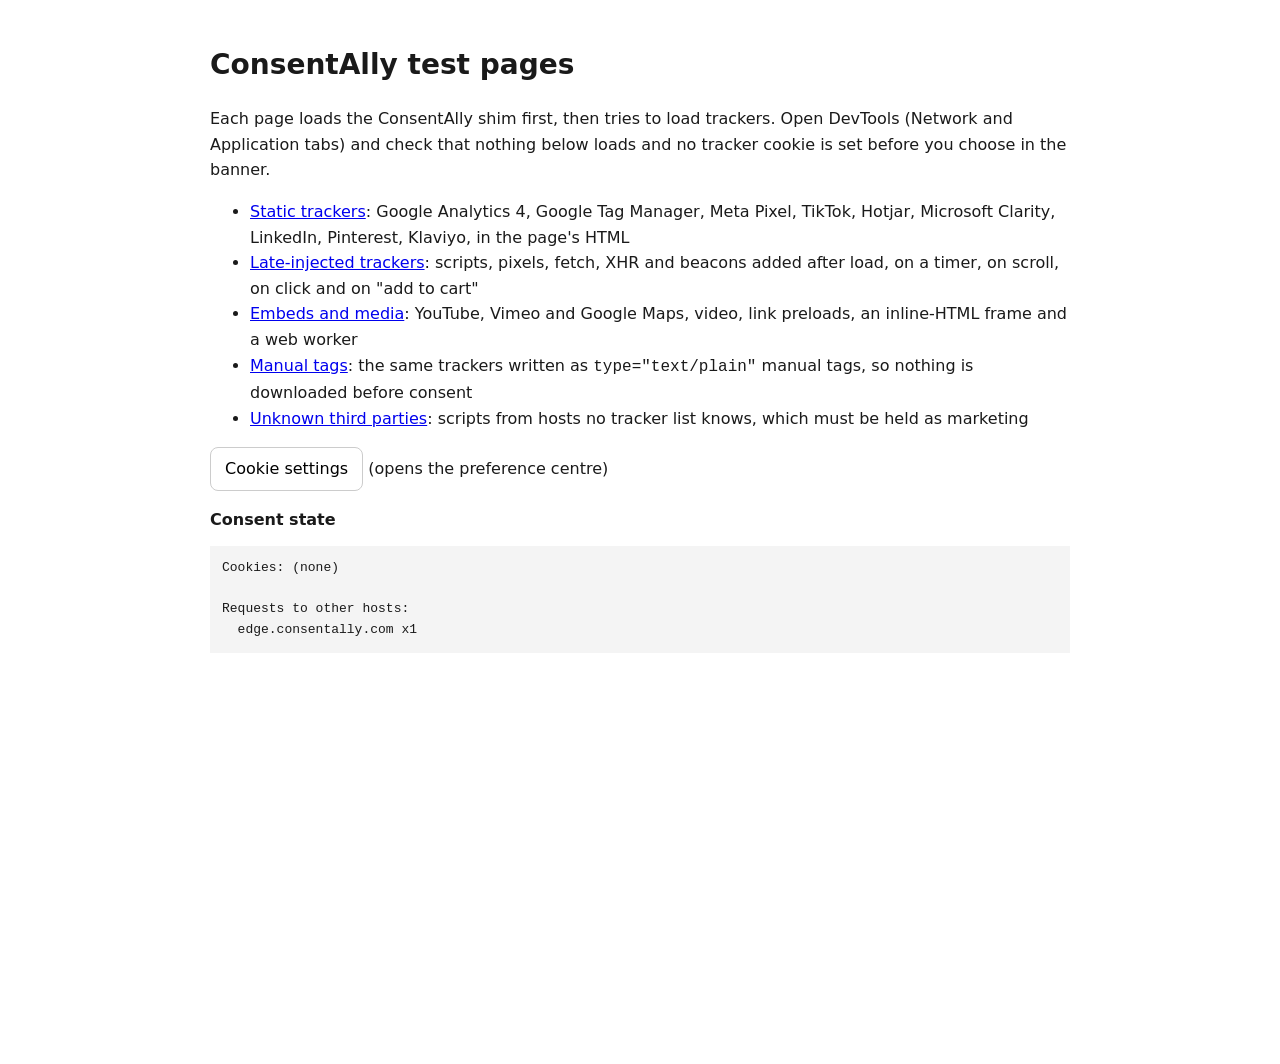
<file: consentally/index.html>
<!doctype html>
<html lang="en">
<head>
  <meta charset="utf-8">
  <meta name="viewport" content="width=device-width, initial-scale=1">
  <title>ConsentAlly test pages</title>
  <script src="https://edge.consentally.com/31ba747d06d142ac.js" data-ca-key="7varnw7b72smpnm2" crossorigin="anonymous"></script>
  <link rel="stylesheet" href="test.css">
</head>
<body>
  <h1>ConsentAlly test pages</h1>
  <p>Each page loads the ConsentAlly shim first, then tries to load trackers. Open DevTools (Network and Application tabs) and check that nothing below loads and no tracker cookie is set before you choose in the banner.</p>
  <ul>
    <li><a href="/ca-trackers.html">Static trackers</a>: Google Analytics 4, Google Tag Manager, Meta Pixel, TikTok, Hotjar, Microsoft Clarity, LinkedIn, Pinterest, Klaviyo, in the page's HTML</li>
    <li><a href="/ca-late.html">Late-injected trackers</a>: scripts, pixels, fetch, XHR and beacons added after load, on a timer, on scroll, on click and on "add to cart"</li>
    <li><a href="/ca-embeds.html">Embeds and media</a>: YouTube, Vimeo and Google Maps, video, link preloads, an inline-HTML frame and a web worker</li>
    <li><a href="/ca-manual.html">Manual tags</a>: the same trackers written as <code>type="text/plain"</code> manual tags, so nothing is downloaded before consent</li>
    <li><a href="/ca-unknown.html">Unknown third parties</a>: scripts from hosts no tracker list knows, which must be held as marketing</li>
  </ul>
  <p><button type="button" data-ca-open>Cookie settings</button> (opens the preference centre)</p>
  <p class="log-title">Consent state</p>
  <pre id="state">waiting for the widget</pre>
  <script src="test.js"></script>
</body>
</html>
</file>
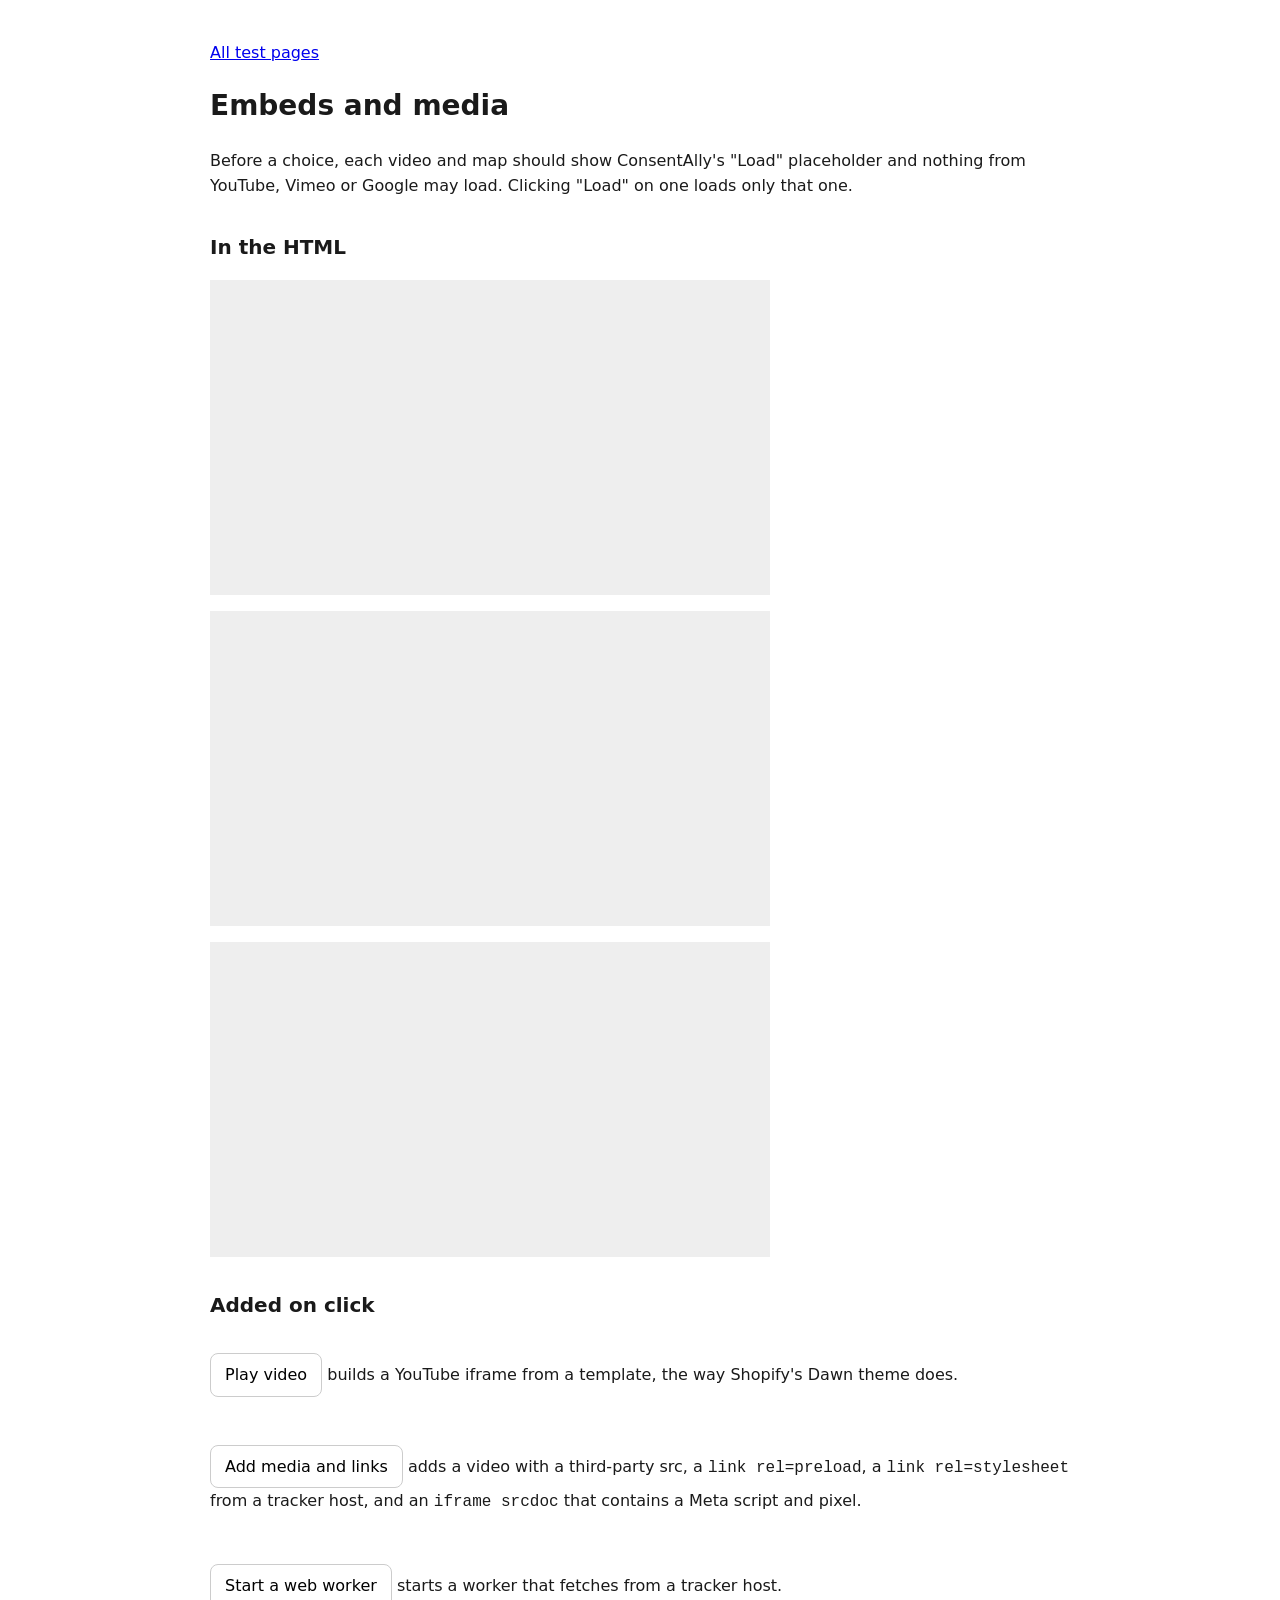
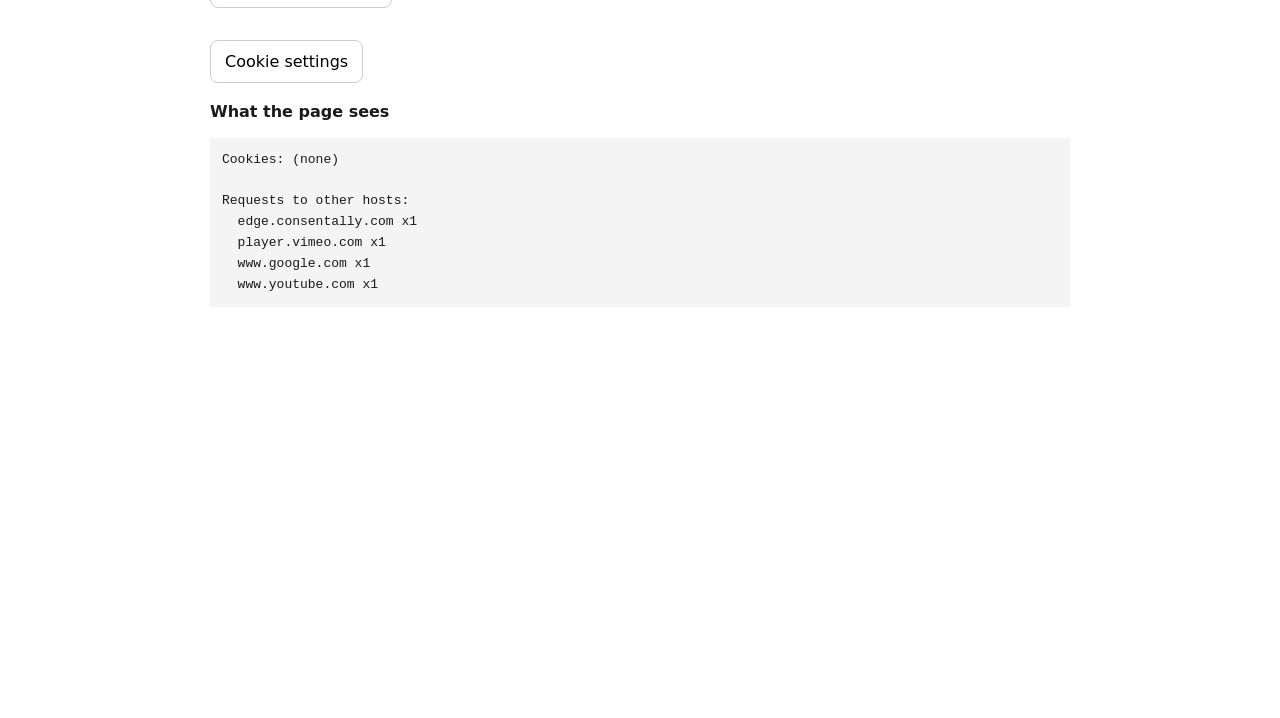
<file: ca-embeds.html>
<!doctype html>
<html lang="en">
<head>
  <meta charset="utf-8">
  <meta name="viewport" content="width=device-width, initial-scale=1">
  <title>Embeds and media - ConsentAlly test</title>
  <script src="https://edge.consentally.com/31ba747d06d142ac.js" data-ca-key="7varnw7b72smpnm2" crossorigin="anonymous"></script>
  <link rel="stylesheet" href="/consentally/test.css">
</head>
<body>
  <p><a href="/consentally/">All test pages</a></p>
  <h1>Embeds and media</h1>
  <p>Before a choice, each video and map should show ConsentAlly's "Load" placeholder and nothing from YouTube, Vimeo or Google may load. Clicking "Load" on one loads only that one.</p>

  <h2>In the HTML</h2>
  <div class="frames">
    <iframe src="https://www.youtube.com/embed/aqz-KE-bpKQ" title="YouTube test video" allowfullscreen></iframe>
    <iframe src="https://player.vimeo.com/video/76979871" title="Vimeo test video" allowfullscreen></iframe>
    <iframe src="https://www.google.com/maps/embed?pb=!1m18!1m12!1m3!1d2176.1!2d24.1052!3d56.9496!2m3!1f0!2f0!3f0!3m2!1i1024!2i768!4f13.1!3m3!1m2!1s0x0%3A0x0!2zNTbCsDU2JzU4LjYiTiAyNMKwMDYnMTguNyJF!5e0!3m2!1sen!2slv!4v1700000000000" title="Google Maps test map"></iframe>
  </div>

  <h2>Added on click</h2>
  <div class="frames">
    <p><button type="button" id="play">Play video</button> builds a YouTube iframe from a template, the way Shopify's Dawn theme does.</p>
    <p><button type="button" id="media">Add media and links</button> adds a video with a third-party src, a <code>link rel=preload</code>, a <code>link rel=stylesheet</code> from a tracker host, and an <code>iframe srcdoc</code> that contains a Meta script and pixel.</p>
    <p><button type="button" id="worker">Start a web worker</button> starts a worker that fetches from a tracker host.</p>
  </div>
  <div id="slot" class="frames"></div>

  <template id="yt-template">
    <iframe src="https://www.youtube.com/embed/aqz-KE-bpKQ?autoplay=1" title="YouTube video added on click" allowfullscreen></iframe>
  </template>

  <p><button type="button" data-ca-open>Cookie settings</button></p>
  <p class="log-title">What the page sees</p>
  <pre id="state">waiting</pre>

  <script>
    var slot = document.getElementById("slot");
    document.getElementById("play").addEventListener("click", function () {
      slot.appendChild(document.getElementById("yt-template").content.cloneNode(true));
    });
    document.getElementById("media").addEventListener("click", function () {
      var v = document.createElement("video");
      v.controls = true;
      v.src = "https://test-videos.co.uk/vids/bigbuckbunny/mp4/h264/360/Big_Buck_Bunny_360_10s_1MB.mp4";
      slot.appendChild(v);

      var pre = document.createElement("link");
      pre.rel = "preload";
      pre.as = "script";
      pre.href = "https://connect.facebook.net/en_US/fbevents.js";
      document.head.appendChild(pre);

      var css = document.createElement("link");
      css.rel = "stylesheet";
      css.href = "https://static.hotjar.com/c/hotjar-1000003.css";
      document.head.appendChild(css);

      var f = document.createElement("iframe");
      f.title = "Inline HTML frame";
      f.srcdoc = '<script src="https://connect.facebook.net/en_US/fbevents.js"><\/script><img src="https://www.facebook.com/tr?id=000000000000001&ev=Srcdoc" width="1" height="1" alt="">';
      slot.appendChild(f);
    });
    document.getElementById("worker").addEventListener("click", function () {
      var code = 'fetch("https://www.google-analytics.com/g/collect?v=2&tid=G-TEST000001&en=worker", {mode: "no-cors"}).catch(function(){});';
      new Worker(URL.createObjectURL(new Blob([code], { type: "text/javascript" })));
    });
  </script>
  <script src="/consentally/test.js"></script>
</body>
</html>
</file>
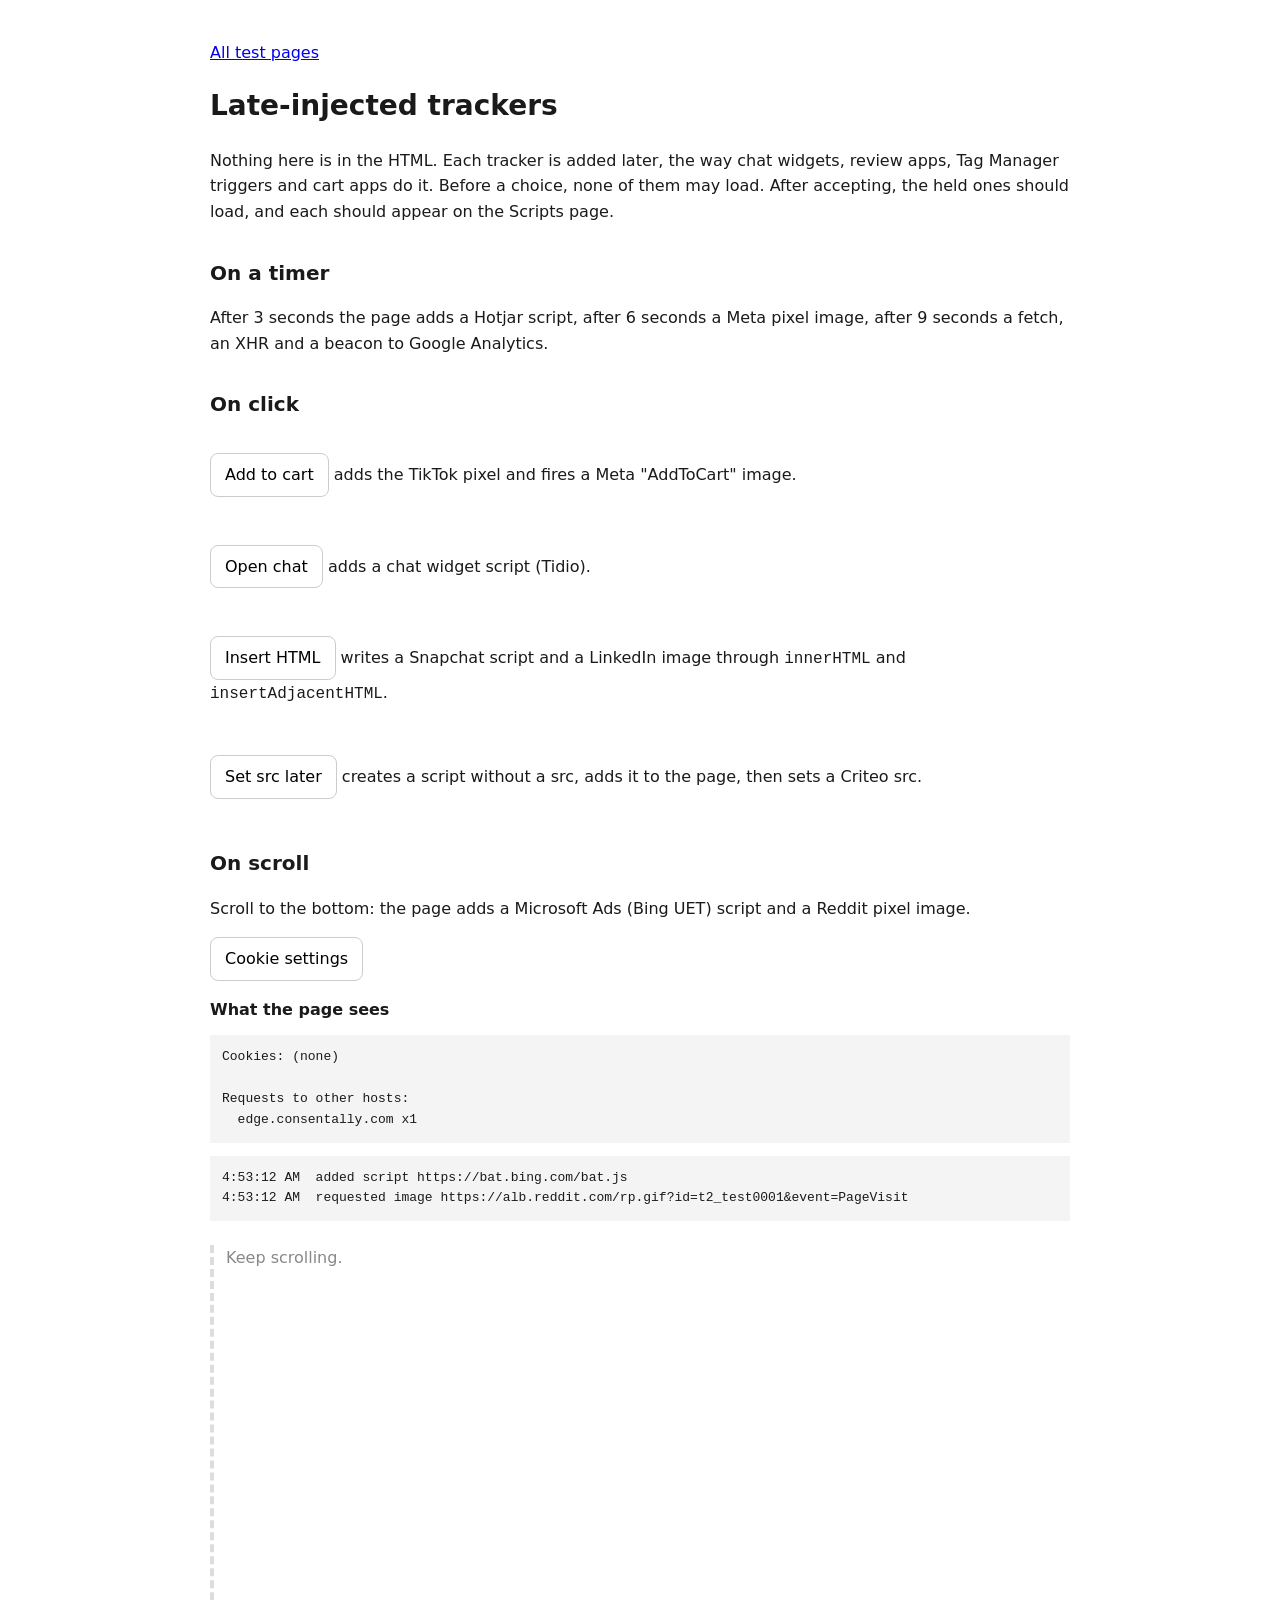
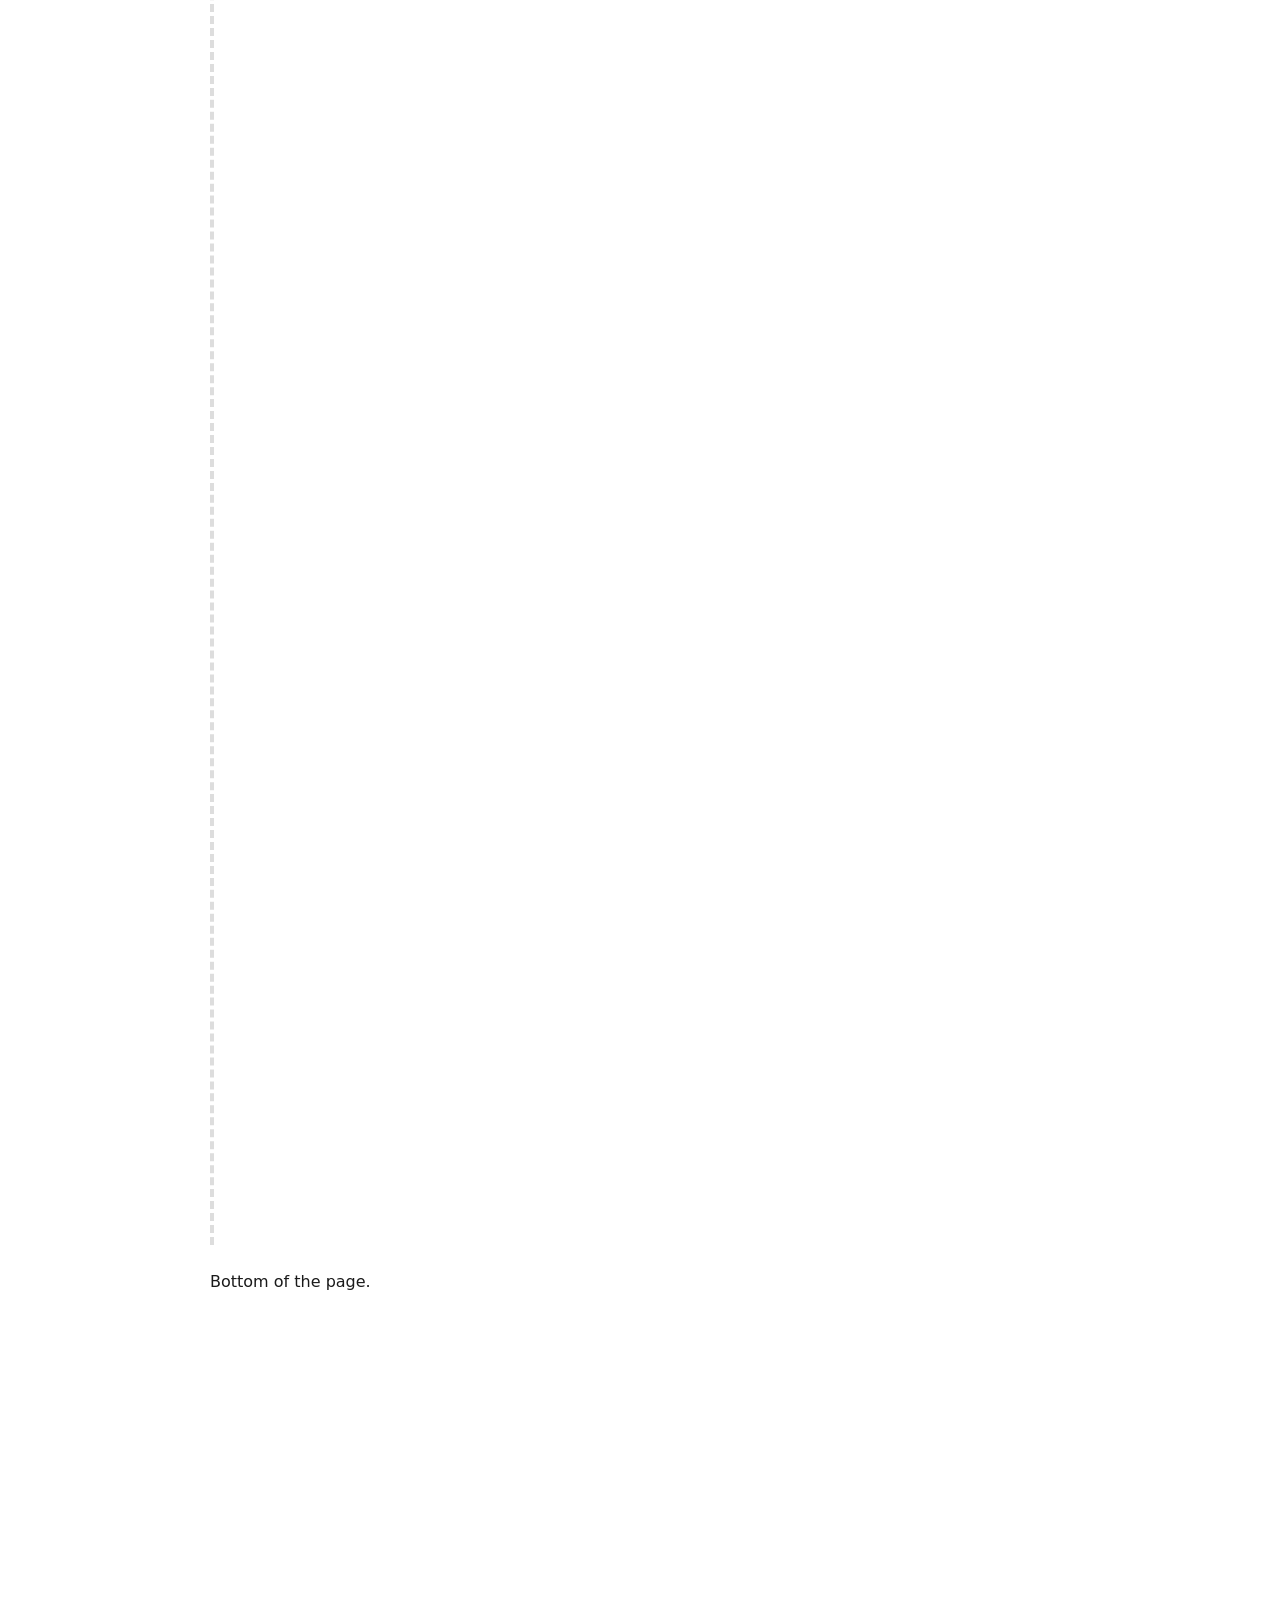
<file: ca-late.html>
<!doctype html>
<html lang="en">
<head>
  <meta charset="utf-8">
  <meta name="viewport" content="width=device-width, initial-scale=1">
  <title>Late-injected trackers - ConsentAlly test</title>
  <script src="https://edge.consentally.com/31ba747d06d142ac.js" data-ca-key="7varnw7b72smpnm2" crossorigin="anonymous"></script>
  <link rel="stylesheet" href="/consentally/test.css">
</head>
<body>
  <p><a href="/consentally/">All test pages</a></p>
  <h1>Late-injected trackers</h1>
  <p>Nothing here is in the HTML. Each tracker is added later, the way chat widgets, review apps, Tag Manager triggers and cart apps do it. Before a choice, none of them may load. After accepting, the held ones should load, and each should appear on the Scripts page.</p>

  <h2>On a timer</h2>
  <p>After 3 seconds the page adds a Hotjar script, after 6 seconds a Meta pixel image, after 9 seconds a fetch, an XHR and a beacon to Google Analytics.</p>

  <h2>On click</h2>
  <div class="frames">
    <p><button type="button" id="add-to-cart">Add to cart</button> adds the TikTok pixel and fires a Meta "AddToCart" image.</p>
    <p><button type="button" id="open-chat">Open chat</button> adds a chat widget script (Tidio).</p>
    <p><button type="button" id="html-sink">Insert HTML</button> writes a Snapchat script and a LinkedIn image through <code>innerHTML</code> and <code>insertAdjacentHTML</code>.</p>
    <p><button type="button" id="set-src">Set src later</button> creates a script without a src, adds it to the page, then sets a Criteo src.</p>
  </div>

  <h2>On scroll</h2>
  <p>Scroll to the bottom: the page adds a Microsoft Ads (Bing UET) script and a Reddit pixel image.</p>

  <p><button type="button" data-ca-open>Cookie settings</button></p>
  <p class="log-title">What the page sees</p>
  <pre id="state">waiting</pre>
  <pre id="events"></pre>
  <div class="spacer">Keep scrolling.</div>
  <p id="bottom">Bottom of the page.</p>

  <script>
    function log(msg) {
      var el = document.getElementById("events");
      el.textContent += new Date().toLocaleTimeString() + "  " + msg + "\n";
    }
    function addScript(src) {
      var s = document.createElement("script");
      s.async = true;
      s.src = src;
      document.head.appendChild(s);
      log("added script " + src);
    }
    function pixel(src) {
      var i = new Image();
      i.src = src;
      log("requested image " + src);
    }

    setTimeout(function () { addScript("https://static.hotjar.com/c/hotjar-1000002.js?sv=6"); }, 3000);
    setTimeout(function () { pixel("https://www.facebook.com/tr?id=000000000000001&ev=ViewContent"); }, 6000);
    setTimeout(function () {
      var u = "https://www.google-analytics.com/g/collect?v=2&tid=G-TEST000001&en=page_view";
      fetch(u, { mode: "no-cors" }).catch(function () {});
      var x = new XMLHttpRequest(); x.open("GET", u + "&src=xhr"); x.send();
      if (navigator.sendBeacon) navigator.sendBeacon(u + "&src=beacon");
      log("sent fetch, XHR and beacon to www.google-analytics.com");
    }, 9000);

    document.getElementById("add-to-cart").addEventListener("click", function () {
      addScript("https://analytics.tiktok.com/i18n/pixel/events.js?sdkid=TESTTIKTOK0002&lib=ttq");
      pixel("https://www.facebook.com/tr?id=000000000000001&ev=AddToCart");
    });
    document.getElementById("open-chat").addEventListener("click", function () {
      addScript("https://code.tidio.co/testtidiokey0000000000000000000.js");
    });
    document.getElementById("html-sink").addEventListener("click", function () {
      var box = document.createElement("div");
      document.body.appendChild(box);
      box.innerHTML = '<img src="https://px.ads.linkedin.com/collect/?pid=1000001&fmt=gif" width="1" height="1" alt="">';
      box.insertAdjacentHTML("beforeend", '<script src="https://sc-static.net/scevent.min.js"><\/script>');
      log("wrote a LinkedIn image and a Snapchat script as HTML");
    });
    document.getElementById("set-src").addEventListener("click", function () {
      var s = document.createElement("script");
      document.head.appendChild(s);
      s.src = "https://static.criteo.net/js/ld/publishertag.js";
      log("set src on an attached script: static.criteo.net");
    });

    var scrolled = false;
    window.addEventListener("scroll", function () {
      if (scrolled) return;
      if (window.innerHeight + window.scrollY >= document.body.scrollHeight - 50) {
        scrolled = true;
        addScript("https://bat.bing.com/bat.js");
        pixel("https://alb.reddit.com/rp.gif?id=t2_test0001&event=PageVisit");
      }
    });
  </script>
  <script src="/consentally/test.js"></script>
</body>
</html>
</file>
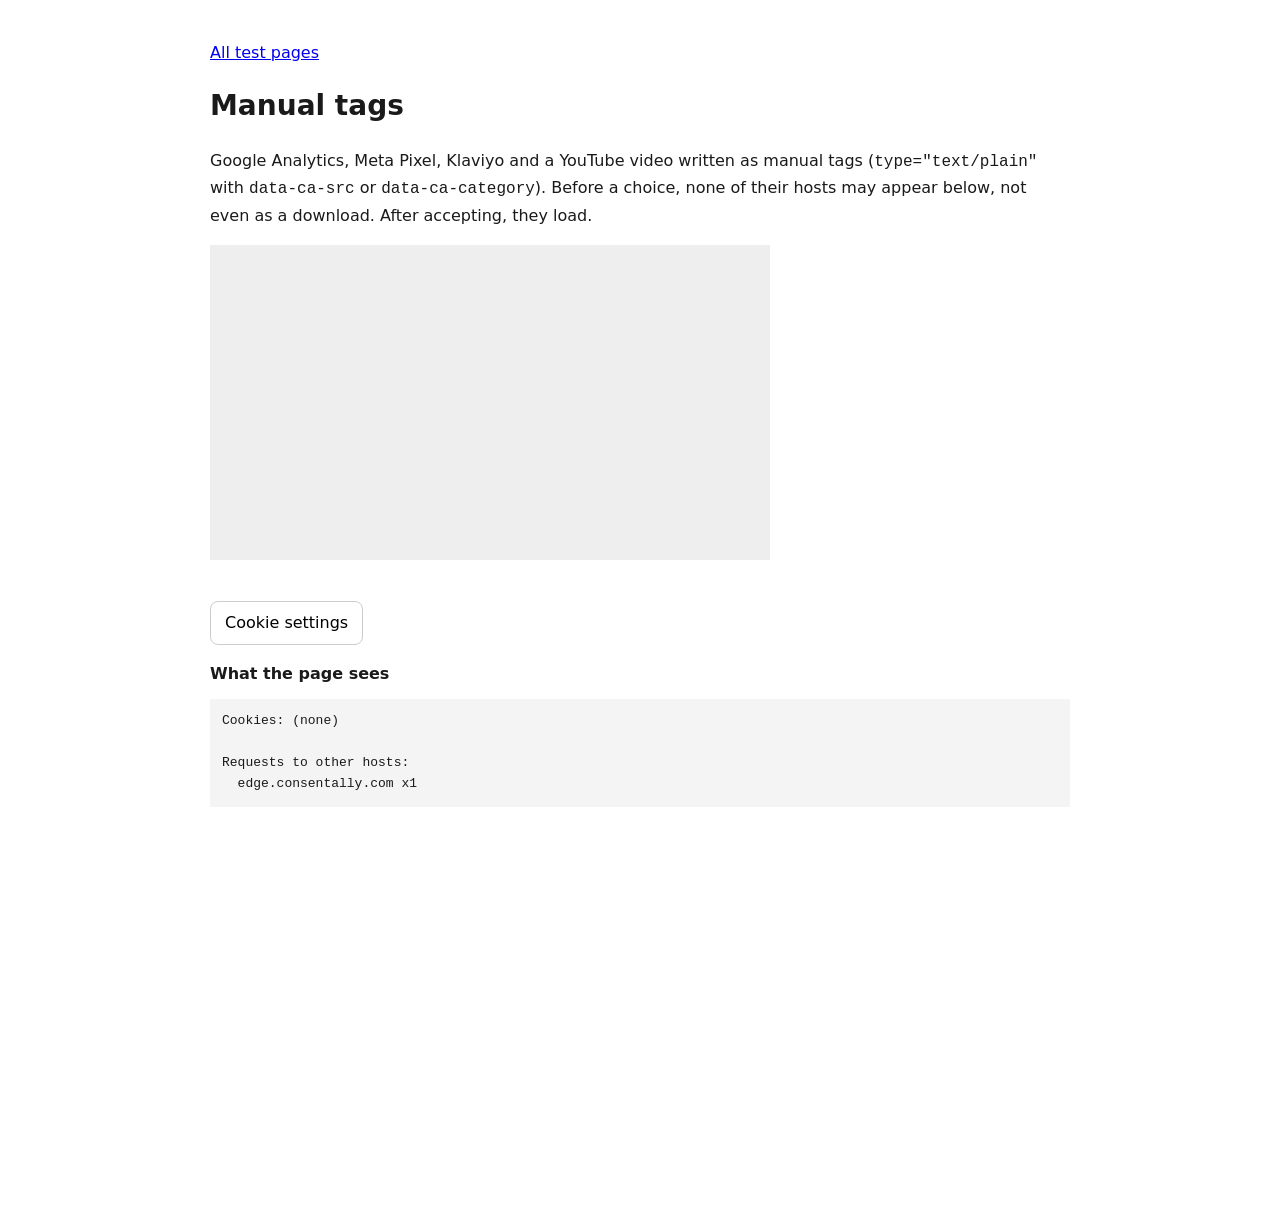
<file: ca-manual.html>
<!doctype html>
<html lang="en">
<head>
  <meta charset="utf-8">
  <meta name="viewport" content="width=device-width, initial-scale=1">
  <title>Manual tags - ConsentAlly test</title>
  <script src="https://edge.consentally.com/31ba747d06d142ac.js" data-ca-key="7varnw7b72smpnm2" crossorigin="anonymous"></script>
  <link rel="stylesheet" href="/consentally/test.css">
  <!-- The same trackers as trackers.html, written as ConsentAlly manual tags: the browser fetches nothing until the category is allowed. -->
  <script type="text/plain" data-ca-src="https://www.googletagmanager.com/gtag/js?id=G-TEST000001" async></script>
  <script type="text/plain" data-ca-category="analytics">
    window.dataLayer = window.dataLayer || [];
    function gtag(){dataLayer.push(arguments);}
    gtag('js', new Date());
    gtag('config', 'G-TEST000001');
  </script>
  <script type="text/plain" data-ca-category="marketing">
    !function(f,b,e,v,n,t,s){if(f.fbq)return;n=f.fbq=function(){n.callMethod?n.callMethod.apply(n,arguments):n.queue.push(arguments)};if(!f._fbq)f._fbq=n;n.push=n;n.loaded=!0;n.version='2.0';n.queue=[];t=b.createElement(e);t.async=!0;t.src=v;s=b.getElementsByTagName(e)[0];s.parentNode.insertBefore(t,s)}(window,document,'script','https://connect.facebook.net/en_US/fbevents.js');
    fbq('init', '000000000000001');
    fbq('track', 'PageView');
  </script>
  <script type="text/plain" data-ca-category="marketing" data-ca-src="https://static.klaviyo.com/onsite/js/klaviyo.js?company_id=TEST01" async></script>
</head>
<body>
  <p><a href="/consentally/">All test pages</a></p>
  <h1>Manual tags</h1>
  <p>Google Analytics, Meta Pixel, Klaviyo and a YouTube video written as manual tags (<code>type="text/plain"</code> with <code>data-ca-src</code> or <code>data-ca-category</code>). Before a choice, none of their hosts may appear below, not even as a download. After accepting, they load.</p>
  <div class="frames">
    <iframe data-ca-category="marketing" data-ca-src="https://www.youtube-nocookie.com/embed/aqz-KE-bpKQ" title="YouTube test video" allowfullscreen></iframe>
  </div>
  <img data-ca-category="marketing" data-ca-src="https://www.facebook.com/tr?id=000000000000001&ev=PageView" width="1" height="1" alt="">
  <p><button type="button" data-ca-open>Cookie settings</button></p>
  <p class="log-title">What the page sees</p>
  <pre id="state">waiting</pre>
  <script src="/consentally/test.js"></script>
</body>
</html>
</file>
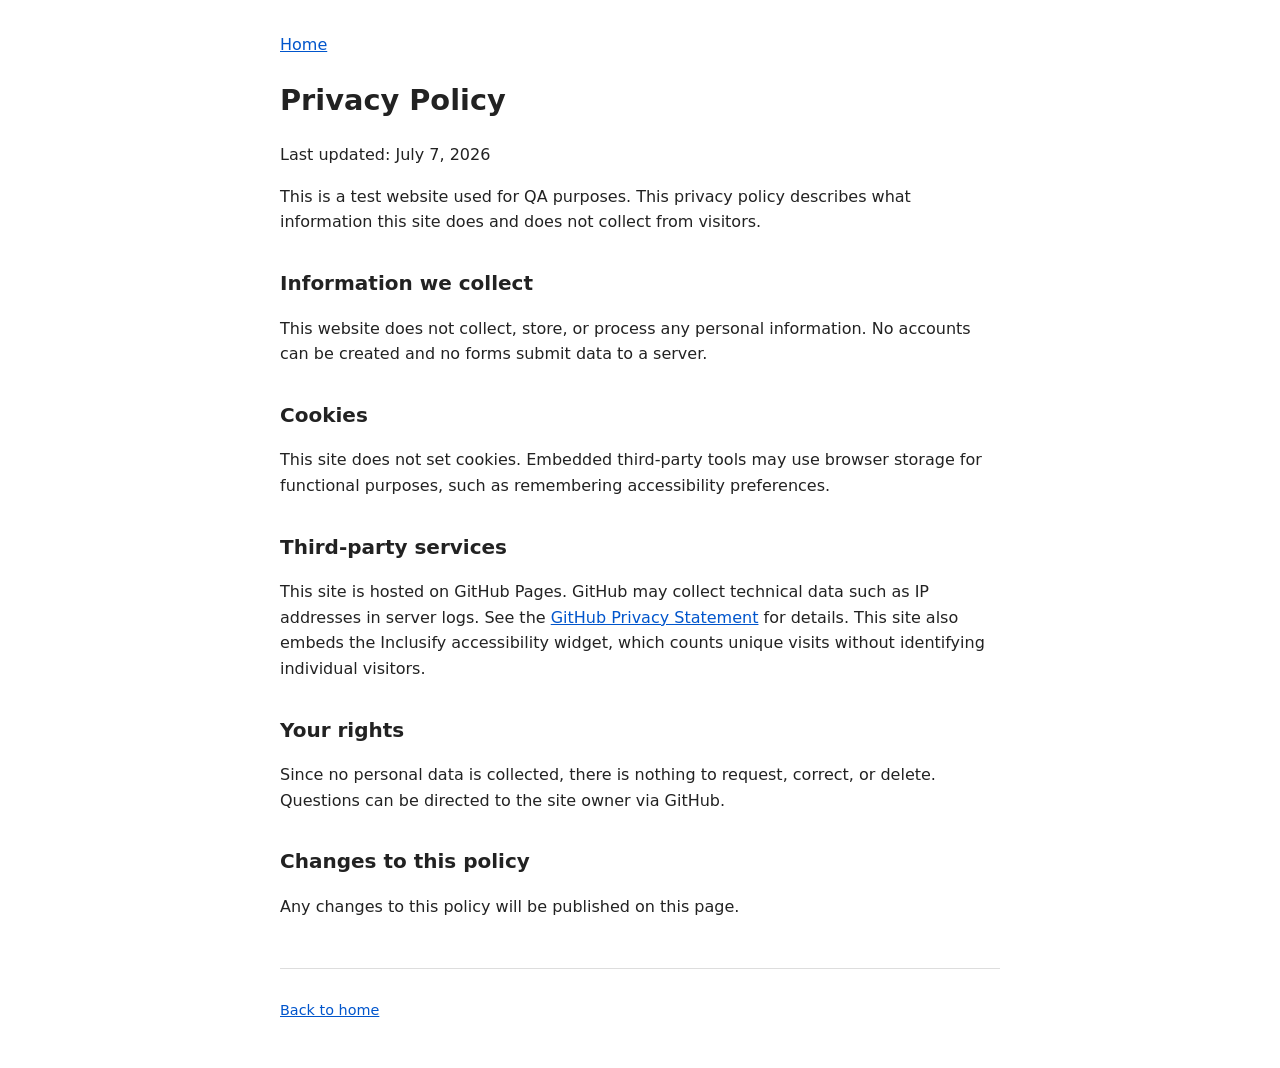
<file: privacy-policy.html>
<!DOCTYPE html>
<html lang="en">
<head>
  <meta charset="UTF-8">
  <meta name="viewport" content="width=device-width, initial-scale=1.0">
  <title>Privacy Policy — QA Test Site</title>
  <style>
    body { font-family: system-ui, sans-serif; max-width: 720px; margin: 0 auto; padding: 2rem 1rem; line-height: 1.6; color: #222; }
    h1 { font-size: 1.8rem; }
    h2 { font-size: 1.25rem; margin-top: 2rem; }
    a { color: #0055cc; }
    footer { margin-top: 3rem; padding-top: 1rem; border-top: 1px solid #ddd; font-size: 0.9rem; }
  </style>
</head>
<body>
  <header>
    <nav aria-label="Main navigation">
      <a href="/">Home</a>
    </nav>
  </header>

  <main>
    <h1>Privacy Policy</h1>
    <p>Last updated: July 7, 2026</p>

    <p>This is a test website used for QA purposes. This privacy policy describes what
    information this site does and does not collect from visitors.</p>

    <h2>Information we collect</h2>
    <p>This website does not collect, store, or process any personal information.
    No accounts can be created and no forms submit data to a server.</p>

    <h2>Cookies</h2>
    <p>This site does not set cookies. Embedded third-party tools may use browser
    storage for functional purposes, such as remembering accessibility preferences.</p>

    <h2>Third-party services</h2>
    <p>This site is hosted on GitHub Pages. GitHub may collect technical data such as
    IP addresses in server logs. See the
    <a href="https://docs.github.com/en/site-policy/privacy-policies/github-general-privacy-statement">GitHub Privacy Statement</a>
    for details. This site also embeds the Inclusify accessibility widget, which counts
    unique visits without identifying individual visitors.</p>

    <h2>Your rights</h2>
    <p>Since no personal data is collected, there is nothing to request, correct, or delete.
    Questions can be directed to the site owner via GitHub.</p>

    <h2>Changes to this policy</h2>
    <p>Any changes to this policy will be published on this page.</p>
  </main>

  <footer>
    <p><a href="/">Back to home</a></p>
  </footer>

  <script src="https://app.inclusifyapp.com/w/janiszogots.github.io.js" async></script>
</body>
</html>
</file>
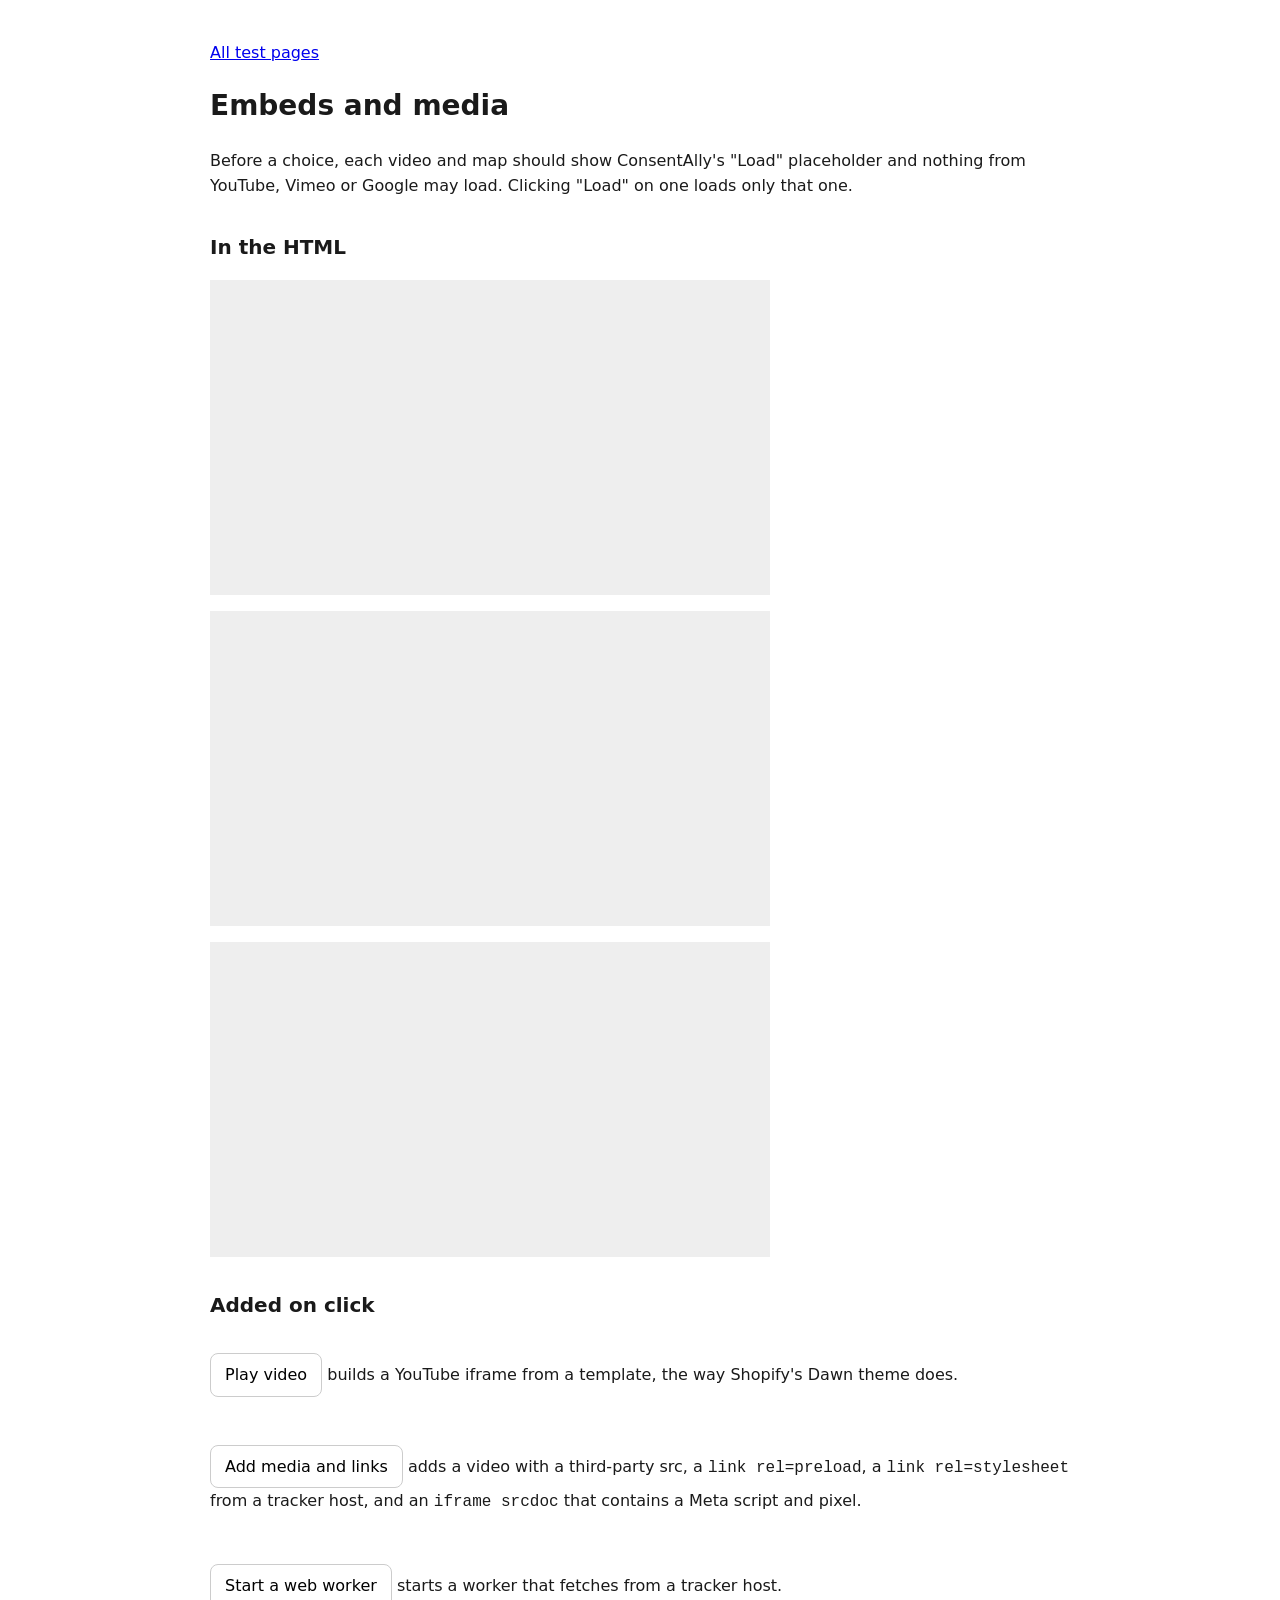
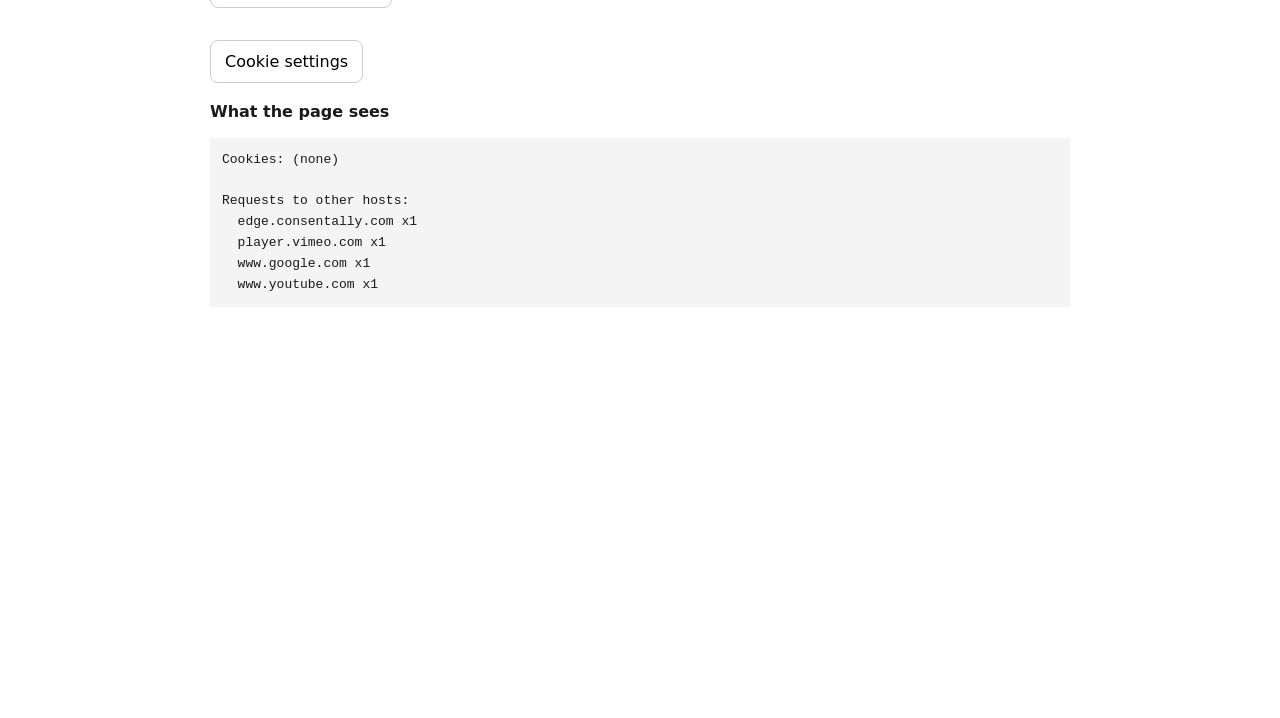
<file: consentally/embeds.html>
<!doctype html>
<html lang="en">
<head>
  <meta charset="utf-8">
  <meta name="viewport" content="width=device-width, initial-scale=1">
  <title>Embeds and media - ConsentAlly test</title>
  <script src="https://edge.consentally.com/31ba747d06d142ac.js" data-ca-key="7varnw7b72smpnm2" crossorigin="anonymous"></script>
  <link rel="stylesheet" href="test.css">
</head>
<body>
  <p><a href="./">All test pages</a></p>
  <h1>Embeds and media</h1>
  <p>Before a choice, each video and map should show ConsentAlly's "Load" placeholder and nothing from YouTube, Vimeo or Google may load. Clicking "Load" on one loads only that one.</p>

  <h2>In the HTML</h2>
  <div class="frames">
    <iframe src="https://www.youtube.com/embed/aqz-KE-bpKQ" title="YouTube test video" allowfullscreen></iframe>
    <iframe src="https://player.vimeo.com/video/76979871" title="Vimeo test video" allowfullscreen></iframe>
    <iframe src="https://www.google.com/maps/embed?pb=!1m18!1m12!1m3!1d2176.1!2d24.1052!3d56.9496!2m3!1f0!2f0!3f0!3m2!1i1024!2i768!4f13.1!3m3!1m2!1s0x0%3A0x0!2zNTbCsDU2JzU4LjYiTiAyNMKwMDYnMTguNyJF!5e0!3m2!1sen!2slv!4v1700000000000" title="Google Maps test map"></iframe>
  </div>

  <h2>Added on click</h2>
  <div class="frames">
    <p><button type="button" id="play">Play video</button> builds a YouTube iframe from a template, the way Shopify's Dawn theme does.</p>
    <p><button type="button" id="media">Add media and links</button> adds a video with a third-party src, a <code>link rel=preload</code>, a <code>link rel=stylesheet</code> from a tracker host, and an <code>iframe srcdoc</code> that contains a Meta script and pixel.</p>
    <p><button type="button" id="worker">Start a web worker</button> starts a worker that fetches from a tracker host.</p>
  </div>
  <div id="slot" class="frames"></div>

  <template id="yt-template">
    <iframe src="https://www.youtube.com/embed/aqz-KE-bpKQ?autoplay=1" title="YouTube video added on click" allowfullscreen></iframe>
  </template>

  <p><button type="button" data-ca-open>Cookie settings</button></p>
  <p class="log-title">What the page sees</p>
  <pre id="state">waiting</pre>

  <script>
    var slot = document.getElementById("slot");
    document.getElementById("play").addEventListener("click", function () {
      slot.appendChild(document.getElementById("yt-template").content.cloneNode(true));
    });
    document.getElementById("media").addEventListener("click", function () {
      var v = document.createElement("video");
      v.controls = true;
      v.src = "https://test-videos.co.uk/vids/bigbuckbunny/mp4/h264/360/Big_Buck_Bunny_360_10s_1MB.mp4";
      slot.appendChild(v);

      var pre = document.createElement("link");
      pre.rel = "preload";
      pre.as = "script";
      pre.href = "https://connect.facebook.net/en_US/fbevents.js";
      document.head.appendChild(pre);

      var css = document.createElement("link");
      css.rel = "stylesheet";
      css.href = "https://static.hotjar.com/c/hotjar-1000003.css";
      document.head.appendChild(css);

      var f = document.createElement("iframe");
      f.title = "Inline HTML frame";
      f.srcdoc = '<script src="https://connect.facebook.net/en_US/fbevents.js"><\/script><img src="https://www.facebook.com/tr?id=000000000000001&ev=Srcdoc" width="1" height="1" alt="">';
      slot.appendChild(f);
    });
    document.getElementById("worker").addEventListener("click", function () {
      var code = 'fetch("https://www.google-analytics.com/g/collect?v=2&tid=G-TEST000001&en=worker", {mode: "no-cors"}).catch(function(){});';
      new Worker(URL.createObjectURL(new Blob([code], { type: "text/javascript" })));
    });
  </script>
  <script src="test.js"></script>
</body>
</html>
</file>
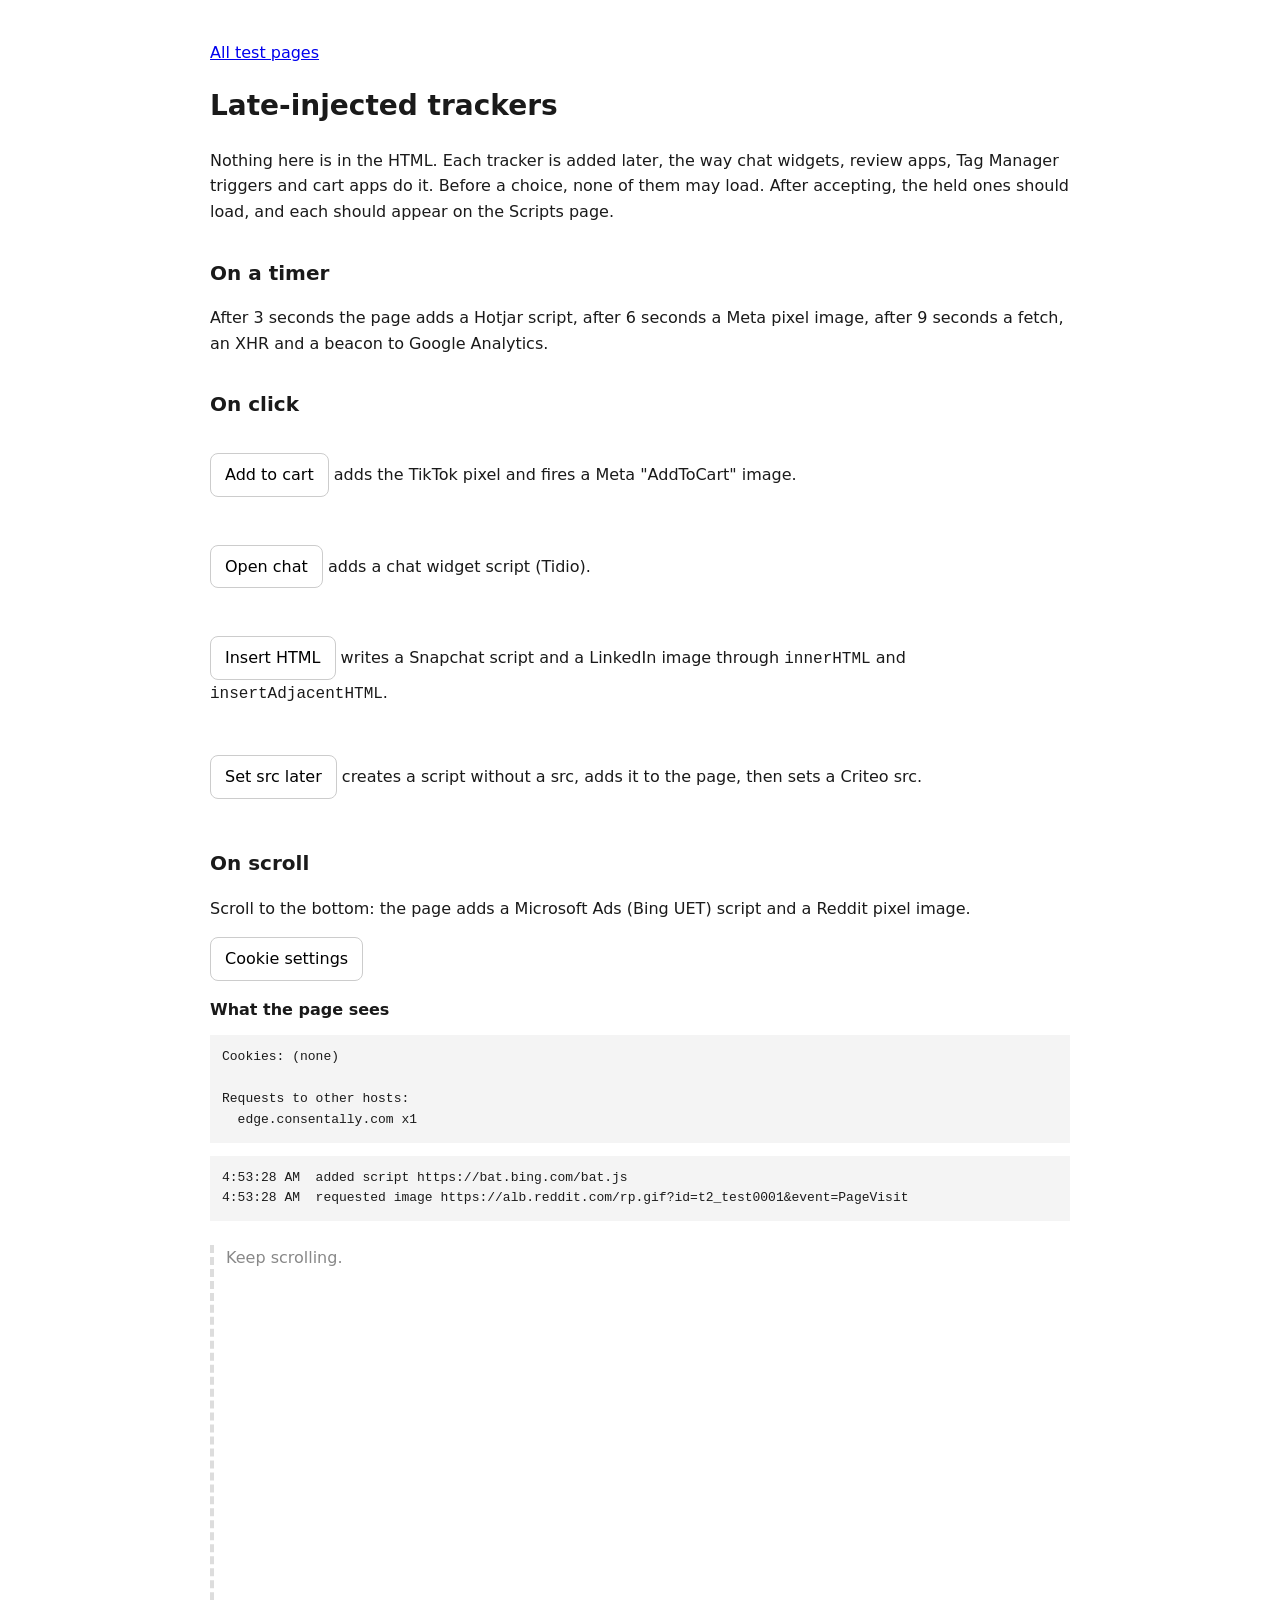
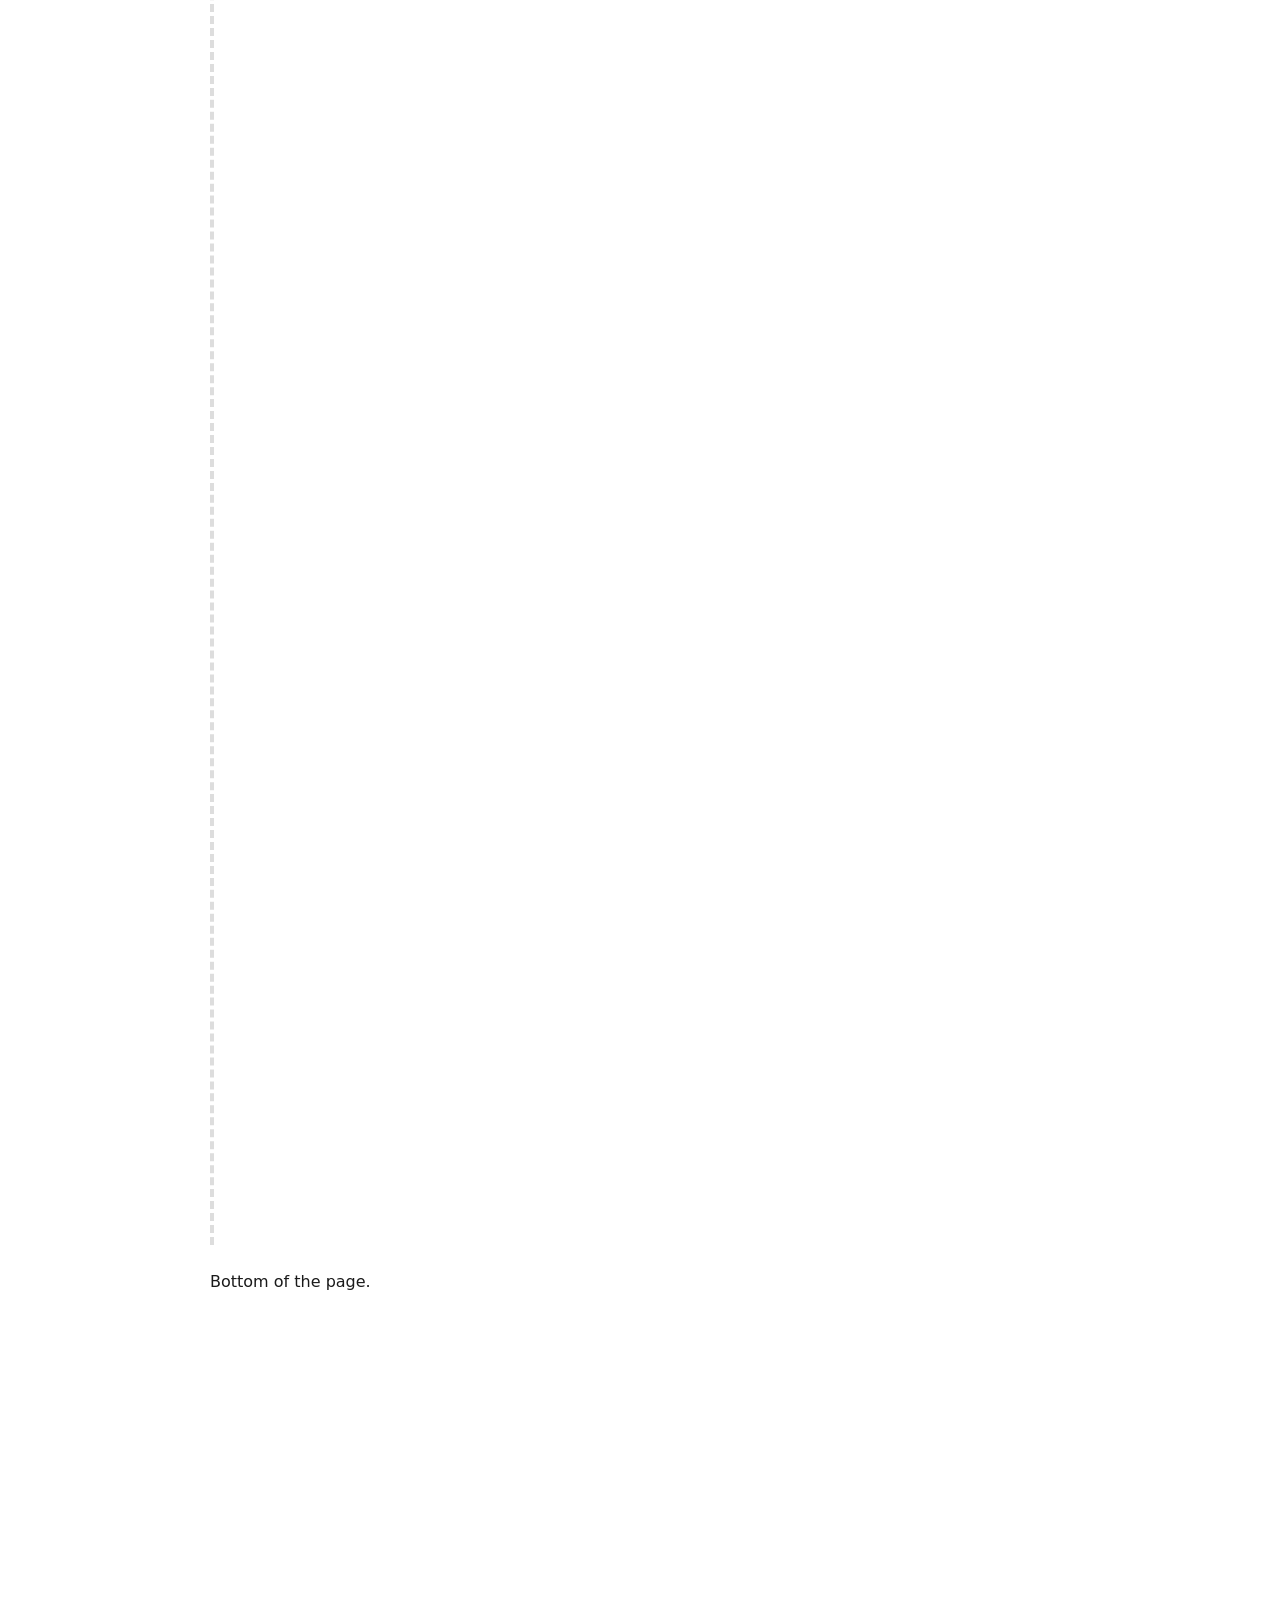
<file: consentally/late.html>
<!doctype html>
<html lang="en">
<head>
  <meta charset="utf-8">
  <meta name="viewport" content="width=device-width, initial-scale=1">
  <title>Late-injected trackers - ConsentAlly test</title>
  <script src="https://edge.consentally.com/31ba747d06d142ac.js" data-ca-key="7varnw7b72smpnm2" crossorigin="anonymous"></script>
  <link rel="stylesheet" href="test.css">
</head>
<body>
  <p><a href="./">All test pages</a></p>
  <h1>Late-injected trackers</h1>
  <p>Nothing here is in the HTML. Each tracker is added later, the way chat widgets, review apps, Tag Manager triggers and cart apps do it. Before a choice, none of them may load. After accepting, the held ones should load, and each should appear on the Scripts page.</p>

  <h2>On a timer</h2>
  <p>After 3 seconds the page adds a Hotjar script, after 6 seconds a Meta pixel image, after 9 seconds a fetch, an XHR and a beacon to Google Analytics.</p>

  <h2>On click</h2>
  <div class="frames">
    <p><button type="button" id="add-to-cart">Add to cart</button> adds the TikTok pixel and fires a Meta "AddToCart" image.</p>
    <p><button type="button" id="open-chat">Open chat</button> adds a chat widget script (Tidio).</p>
    <p><button type="button" id="html-sink">Insert HTML</button> writes a Snapchat script and a LinkedIn image through <code>innerHTML</code> and <code>insertAdjacentHTML</code>.</p>
    <p><button type="button" id="set-src">Set src later</button> creates a script without a src, adds it to the page, then sets a Criteo src.</p>
  </div>

  <h2>On scroll</h2>
  <p>Scroll to the bottom: the page adds a Microsoft Ads (Bing UET) script and a Reddit pixel image.</p>

  <p><button type="button" data-ca-open>Cookie settings</button></p>
  <p class="log-title">What the page sees</p>
  <pre id="state">waiting</pre>
  <pre id="events"></pre>
  <div class="spacer">Keep scrolling.</div>
  <p id="bottom">Bottom of the page.</p>

  <script>
    function log(msg) {
      var el = document.getElementById("events");
      el.textContent += new Date().toLocaleTimeString() + "  " + msg + "\n";
    }
    function addScript(src) {
      var s = document.createElement("script");
      s.async = true;
      s.src = src;
      document.head.appendChild(s);
      log("added script " + src);
    }
    function pixel(src) {
      var i = new Image();
      i.src = src;
      log("requested image " + src);
    }

    setTimeout(function () { addScript("https://static.hotjar.com/c/hotjar-1000002.js?sv=6"); }, 3000);
    setTimeout(function () { pixel("https://www.facebook.com/tr?id=000000000000001&ev=ViewContent"); }, 6000);
    setTimeout(function () {
      var u = "https://www.google-analytics.com/g/collect?v=2&tid=G-TEST000001&en=page_view";
      fetch(u, { mode: "no-cors" }).catch(function () {});
      var x = new XMLHttpRequest(); x.open("GET", u + "&src=xhr"); x.send();
      if (navigator.sendBeacon) navigator.sendBeacon(u + "&src=beacon");
      log("sent fetch, XHR and beacon to www.google-analytics.com");
    }, 9000);

    document.getElementById("add-to-cart").addEventListener("click", function () {
      addScript("https://analytics.tiktok.com/i18n/pixel/events.js?sdkid=TESTTIKTOK0002&lib=ttq");
      pixel("https://www.facebook.com/tr?id=000000000000001&ev=AddToCart");
    });
    document.getElementById("open-chat").addEventListener("click", function () {
      addScript("https://code.tidio.co/testtidiokey0000000000000000000.js");
    });
    document.getElementById("html-sink").addEventListener("click", function () {
      var box = document.createElement("div");
      document.body.appendChild(box);
      box.innerHTML = '<img src="https://px.ads.linkedin.com/collect/?pid=1000001&fmt=gif" width="1" height="1" alt="">';
      box.insertAdjacentHTML("beforeend", '<script src="https://sc-static.net/scevent.min.js"><\/script>');
      log("wrote a LinkedIn image and a Snapchat script as HTML");
    });
    document.getElementById("set-src").addEventListener("click", function () {
      var s = document.createElement("script");
      document.head.appendChild(s);
      s.src = "https://static.criteo.net/js/ld/publishertag.js";
      log("set src on an attached script: static.criteo.net");
    });

    var scrolled = false;
    window.addEventListener("scroll", function () {
      if (scrolled) return;
      if (window.innerHeight + window.scrollY >= document.body.scrollHeight - 50) {
        scrolled = true;
        addScript("https://bat.bing.com/bat.js");
        pixel("https://alb.reddit.com/rp.gif?id=t2_test0001&event=PageVisit");
      }
    });
  </script>
  <script src="test.js"></script>
</body>
</html>
</file>
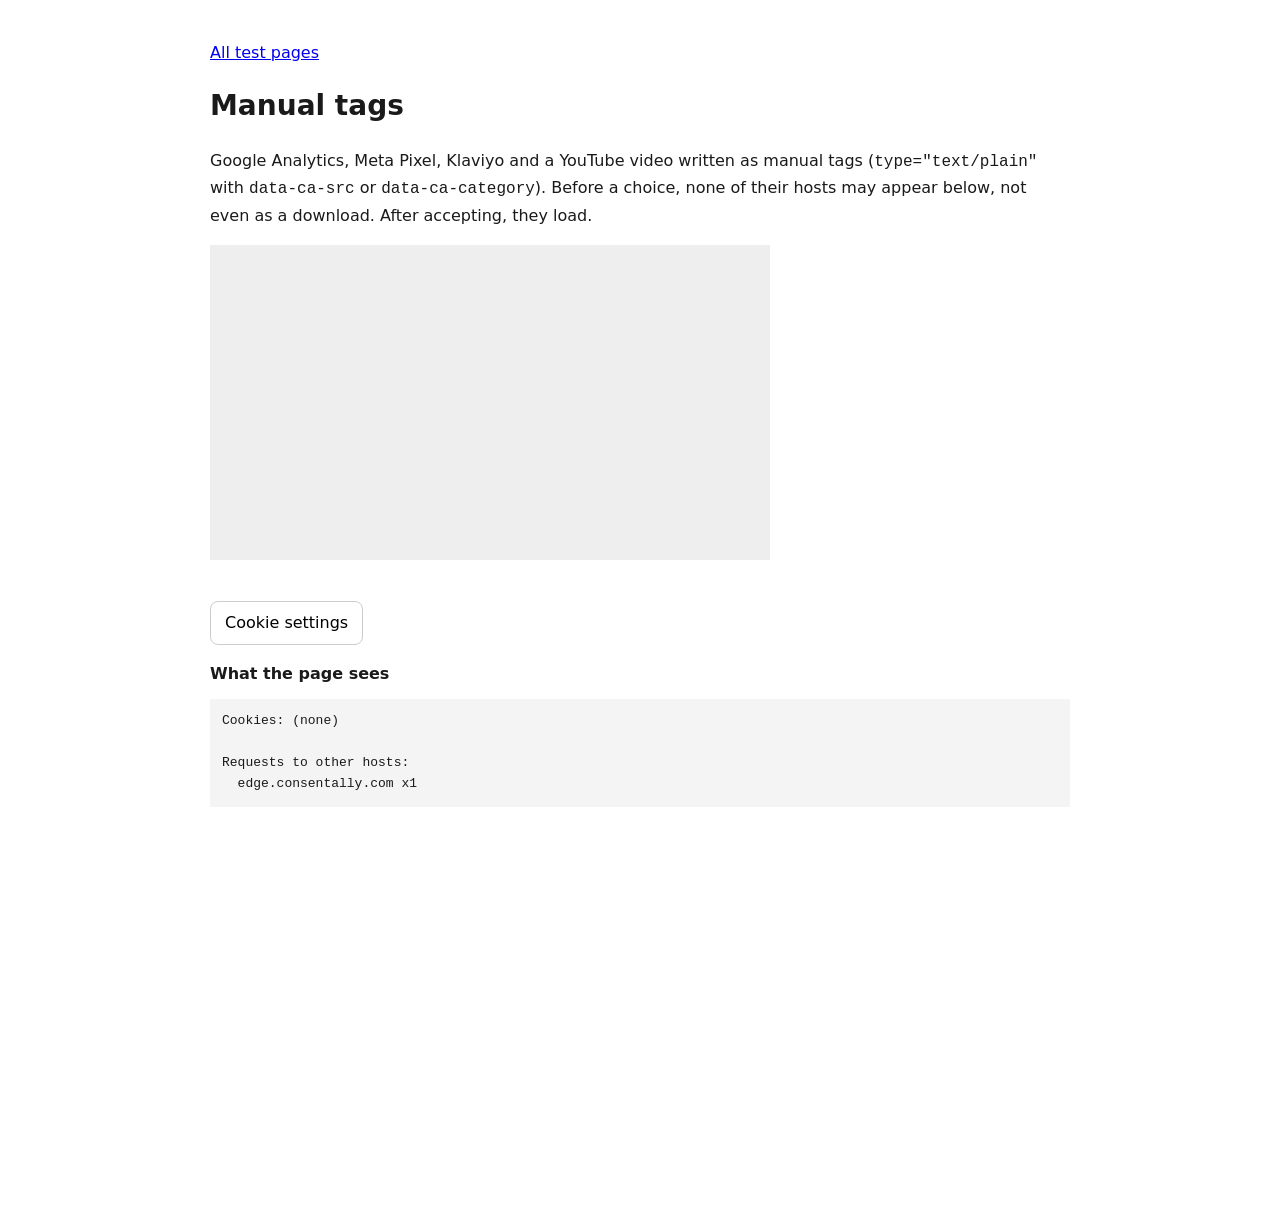
<file: consentally/manual.html>
<!doctype html>
<html lang="en">
<head>
  <meta charset="utf-8">
  <meta name="viewport" content="width=device-width, initial-scale=1">
  <title>Manual tags - ConsentAlly test</title>
  <script src="https://edge.consentally.com/31ba747d06d142ac.js" data-ca-key="7varnw7b72smpnm2" crossorigin="anonymous"></script>
  <link rel="stylesheet" href="test.css">
  <!-- The same trackers as trackers.html, written as ConsentAlly manual tags: the browser fetches nothing until the category is allowed. -->
  <script type="text/plain" data-ca-src="https://www.googletagmanager.com/gtag/js?id=G-TEST000001" async></script>
  <script type="text/plain" data-ca-category="analytics">
    window.dataLayer = window.dataLayer || [];
    function gtag(){dataLayer.push(arguments);}
    gtag('js', new Date());
    gtag('config', 'G-TEST000001');
  </script>
  <script type="text/plain" data-ca-category="marketing">
    !function(f,b,e,v,n,t,s){if(f.fbq)return;n=f.fbq=function(){n.callMethod?n.callMethod.apply(n,arguments):n.queue.push(arguments)};if(!f._fbq)f._fbq=n;n.push=n;n.loaded=!0;n.version='2.0';n.queue=[];t=b.createElement(e);t.async=!0;t.src=v;s=b.getElementsByTagName(e)[0];s.parentNode.insertBefore(t,s)}(window,document,'script','https://connect.facebook.net/en_US/fbevents.js');
    fbq('init', '000000000000001');
    fbq('track', 'PageView');
  </script>
  <script type="text/plain" data-ca-category="marketing" data-ca-src="https://static.klaviyo.com/onsite/js/klaviyo.js?company_id=TEST01" async></script>
</head>
<body>
  <p><a href="./">All test pages</a></p>
  <h1>Manual tags</h1>
  <p>Google Analytics, Meta Pixel, Klaviyo and a YouTube video written as manual tags (<code>type="text/plain"</code> with <code>data-ca-src</code> or <code>data-ca-category</code>). Before a choice, none of their hosts may appear below, not even as a download. After accepting, they load.</p>
  <div class="frames">
    <iframe data-ca-category="marketing" data-ca-src="https://www.youtube-nocookie.com/embed/aqz-KE-bpKQ" title="YouTube test video" allowfullscreen></iframe>
  </div>
  <img data-ca-category="marketing" data-ca-src="https://www.facebook.com/tr?id=000000000000001&ev=PageView" width="1" height="1" alt="">
  <p><button type="button" data-ca-open>Cookie settings</button></p>
  <p class="log-title">What the page sees</p>
  <pre id="state">waiting</pre>
  <script src="test.js"></script>
</body>
</html>
</file>
<file: consentally/test.css>
body { font: 16px/1.6 system-ui, sans-serif; max-width: 860px; margin: 0 auto; padding: 24px 16px 400px; color: #1a1a1a; }
h1 { font-size: 28px; }
h2 { font-size: 20px; margin-top: 32px; }
button { font: inherit; padding: 8px 14px; border-radius: 8px; border: 1px solid #ccc; background: #fff; cursor: pointer; }
.frames { display: grid; gap: 16px; }
.frames iframe, .frames video { width: 100%; max-width: 560px; height: 315px; border: 0; background: #eee; }
pre { background: #f4f4f4; padding: 12px; overflow: auto; font-size: 13px; }
.log-title { font-weight: 700; margin-bottom: 0; }
.spacer { height: 1600px; border-left: 4px dashed #ddd; margin: 24px 0; padding-left: 12px; color: #888; }
</file>
